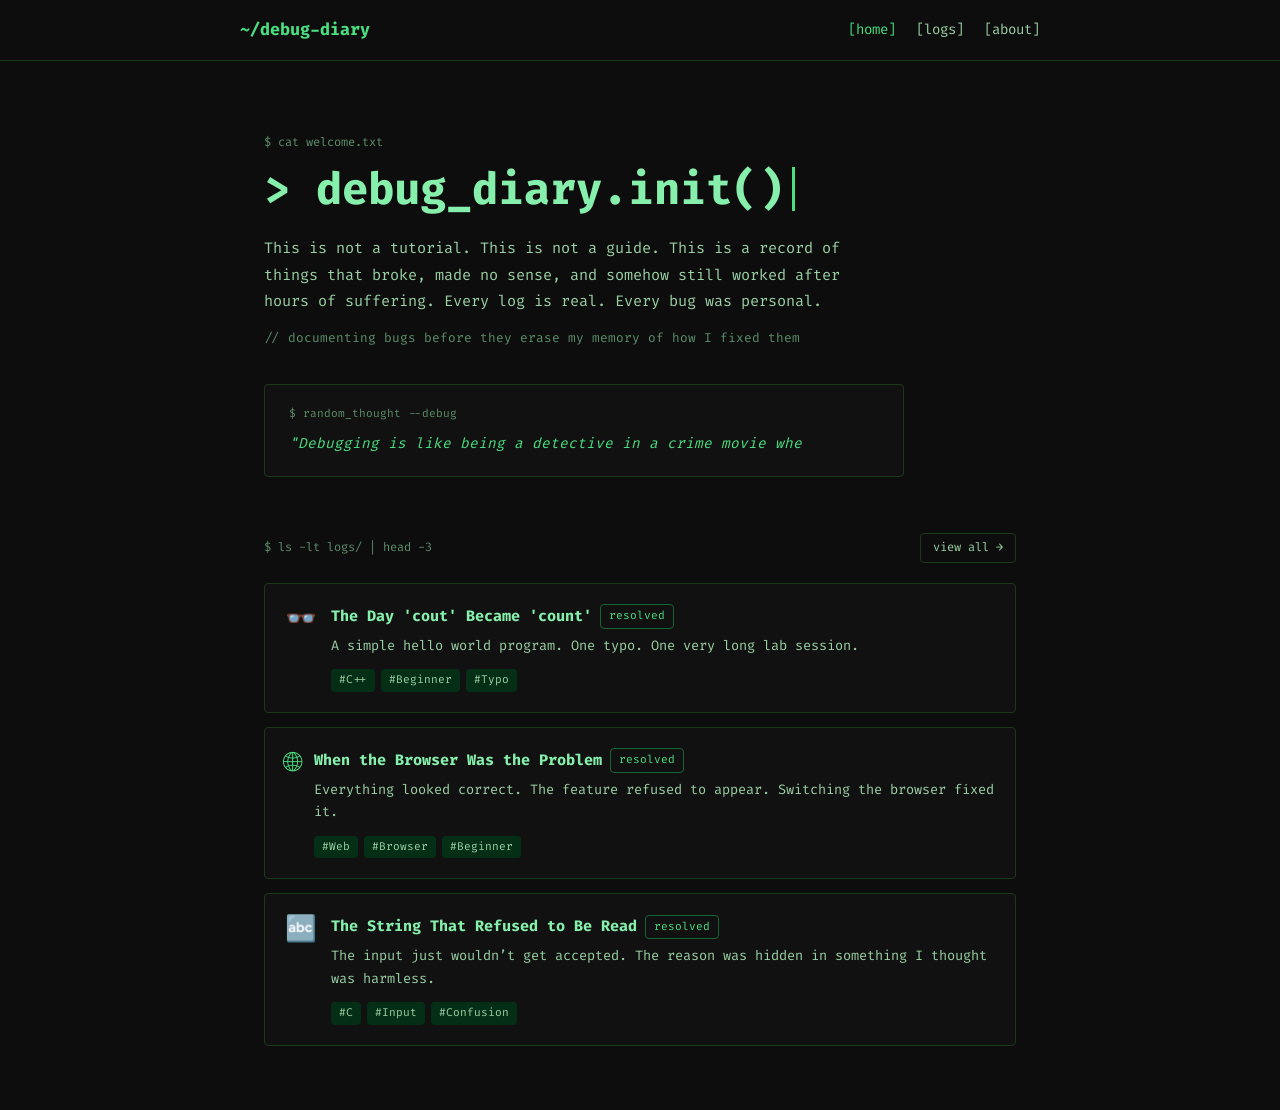
<file: index.html>
<!DOCTYPE html>
<html lang="en">
<head>
  <meta charset="UTF-8" />
  <meta name="viewport" content="width=device-width, initial-scale=1.0" />
  <title>Debug Diary — Home</title>
  <link rel="icon" href="/Debug Diary logo design.png" type="image/png" />
  <meta name="description" content="A collection of bugs that made me question my career choices, my life decisions, and occasionally the laws of physics." />

  <!-- Google Fonts: monospace + sans-serif -->
  <link rel="preconnect" href="https://fonts.googleapis.com" />
  <link rel="preconnect" href="https://fonts.gstatic.com" crossorigin />
  <link href="https://fonts.googleapis.com/css2?family=Fira+Code:wght@400;600;700&family=Inter:wght@400;600;700&display=swap" rel="stylesheet" />

  <link rel="stylesheet" href="css/style.css" />

<!-- Google tag (gtag.js) -->
<script async src="https://www.googletagmanager.com/gtag/js?id=G-ZPZ3745X88"></script>
<script>
  window.dataLayer = window.dataLayer || [];
  function gtag(){dataLayer.push(arguments);}
  gtag('js', new Date());

  gtag('config', 'G-ZPZ3745X88');
</script>


</head>
<body>

  <!-- ── Navigation ── -->
  <nav class="nav">
    <div class="nav-inner">
      <a href="index.html" class="nav-logo">~/debug-diary</a>
      <ul class="nav-links">
        <li><a href="index.html" class="active">[home]</a></li>
        <li><a href="logs.html">[logs]</a></li>
        <li><a href="about.html">[about]</a></li>
      </ul>
    </div>
  </nav>

  <!-- ── Hero ── -->
  <section class="hero container">
    <div class="prompt-line">$ cat welcome.txt</div>
    <h1 class="hero-title">
      &gt;&nbsp;debug_diary.init()<span class="cursor"></span>
    </h1>
    <p class="hero-subtitle">
    This is not a tutorial. This is not a guide.

    This is a record of things that broke, made no sense, and somehow still worked after hours of suffering.

    Every log is real. Every bug was personal.
    </p>

    <p style="margin-top: 12px; color: #5c8f6b; font-size: 0.8rem;">
    // documenting bugs before they erase my memory of how I fixed them
    </p>

    <!-- Random quote — populated by JS -->
    <div class="quote-box">
      <div class="quote-label">$ random_thought --debug</div>
      <blockquote class="quote-text" id="random-quote"></blockquote>
    </div>
  </section>

  <!-- ── Recent Logs ── -->
  <section class="container page-bottom" style="padding-top: 0;">
    <div class="section-header">
      <span class="section-label">$ ls -lt logs/ | head -3</span>
      <a href="logs.html" class="view-all-link">view all →</a>
    </div>

    <!-- Cards populated by JS -->
    <div class="logs-grid" id="recent-logs"></div>
  </section>

  <script src="js/logs.js"></script>
  <script>
    /* ── Random Quote ── */
    const quoteEl = document.getElementById('random-quote');
    const randomQuote = quotes[Math.floor(Math.random() * quotes.length)];

    let i = 0;
    quoteEl.textContent = '"';

    function typeQuote() {
     if (i < randomQuote.length) {
      quoteEl.textContent += randomQuote.charAt(i);
      i++;
      setTimeout(typeQuote, 20);
     }
     else {
     quoteEl.textContent += '"';
     }
    }

    typeQuote();

    /* ── Render 3 recent log cards ── */
    const recentLogs   = logs.slice(0, 3);
    const recentGrid   = document.getElementById('recent-logs');
    recentGrid.innerHTML = recentLogs.map(renderCard).join('');

    function renderCard(log) {
      return `
        <a class="log-card" href="log.html?id=${log.id}">
          <div class="log-card-inner">
            <span class="log-emoji">${log.emoji}</span>
            <div class="log-body">
              <div class="log-title-row">
                <span class="log-title">${escHtml(log.title)}</span>
                <span class="status-badge ${log.status}">${log.status}</span>
              </div>
              <p class="log-teaser">${escHtml(log.teaser)}</p>
              <div class="log-meta">
                <div class="tag-list">
                  ${log.tags.map(t => `<span class="tag">#${escHtml(t)}</span>`).join('')}
                </div>
              </div>
            </div>
          </div>
        </a>`;
    }

    /* Minimal HTML escaping for plain strings */
    function escHtml(str) {
      return str
        .replace(/&/g, '&amp;')
        .replace(/</g, '&lt;')
        .replace(/>/g, '&gt;')
        .replace(/"/g, '&quot;');
    }
  </script>
</body>
</html>
</file>
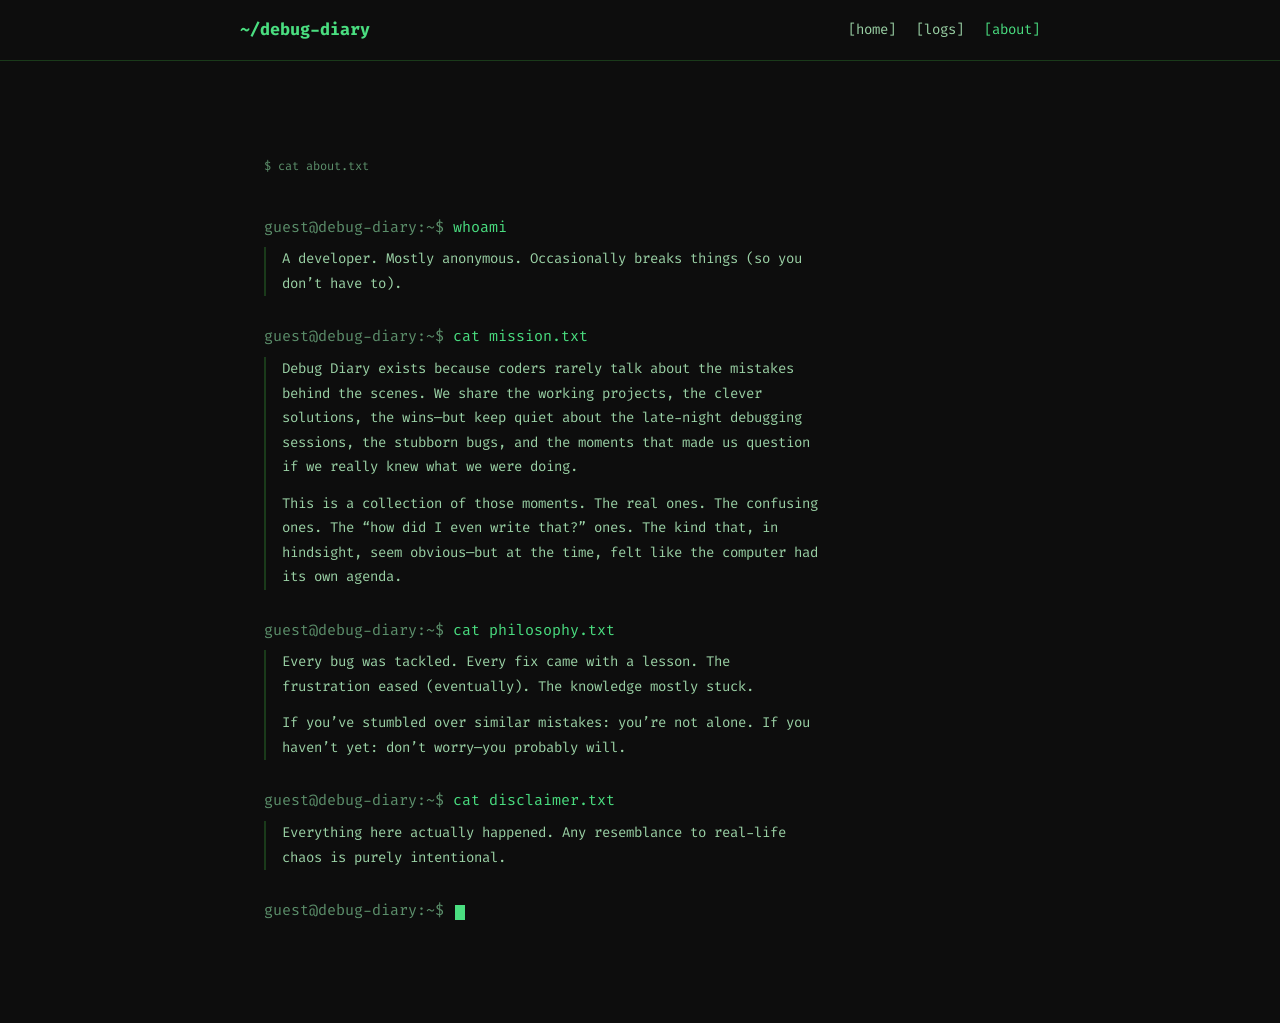
<file: about.html>
<!DOCTYPE html>
<html lang="en">
<head>
  <meta charset="UTF-8" />
  <meta name="viewport" content="width=device-width, initial-scale=1.0" />
  <title>Debug Diary — About</title>
  <meta name="description" content="About Debug Diary — a developer's anonymous collection of bugs and lessons learned." />

  <link rel="preconnect" href="https://fonts.googleapis.com" />
  <link rel="preconnect" href="https://fonts.gstatic.com" crossorigin />
  <link href="https://fonts.googleapis.com/css2?family=Fira+Code:wght@400;600;700&family=Inter:wght@400;600;700&display=swap" rel="stylesheet" />

  <link rel="stylesheet" href="css/style.css" />

<!-- Google tag (gtag.js) -->
<script async src="https://www.googletagmanager.com/gtag/js?id=G-ZPZ3745X88"></script>
<script>
  window.dataLayer = window.dataLayer || [];
  function gtag(){dataLayer.push(arguments);}
  gtag('js', new Date());

  gtag('config', 'G-ZPZ3745X88');
</script>

  
</head>
<body>

  <!-- ── Navigation ── -->
  <nav class="nav">
    <div class="nav-inner">
      <a href="index.html" class="nav-logo">~/debug-diary</a>
      <ul class="nav-links">
        <li><a href="index.html">[home]</a></li>
        <li><a href="logs.html">[logs]</a></li>
        <li><a href="about.html" class="active">[about]</a></li>
      </ul>
    </div>
  </nav>

  <div class="container">
    <div class="about-content">

      <div class="page-header">
        <div class="prompt-line">$ cat about.txt</div>
      </div>

      <!-- whoami -->
      <div class="terminal-block">
        <div class="terminal-prompt">
          <span class="dollar">guest@debug-diary:~$ </span>
          <span class="cmd">whoami</span>
        </div>
        <div class="terminal-output">
          A developer. Mostly anonymous. Occasionally breaks things (so you don’t have to).
        </div>
      </div>

      <!-- mission -->
      <div class="terminal-block">
        <div class="terminal-prompt">
          <span class="dollar">guest@debug-diary:~$ </span>
          <span class="cmd">cat mission.txt</span>
        </div>
        <div class="terminal-output">
          <p>
            Debug Diary exists because coders rarely talk about the mistakes behind the scenes. We share the working projects, the clever solutions, the wins—but keep quiet about the late-night debugging sessions, the stubborn bugs, and the moments that made us question if we really knew what we were doing.
          </p>
          <p style="margin-top: 12px;">
            This is a collection of those moments. The real ones. The confusing ones. The “how did I even write that?” ones. The kind that, in hindsight, seem obvious—but at the time, felt like the computer had its own agenda.
          </p>
        </div>
      </div>

      <!-- philosophy -->
      <div class="terminal-block">
        <div class="terminal-prompt">
          <span class="dollar">guest@debug-diary:~$ </span>
          <span class="cmd">cat philosophy.txt</span>
        </div>
        <div class="terminal-output">
          <p>
            Every bug was tackled. Every fix came with a lesson. The frustration eased (eventually). The knowledge mostly stuck.
          </p>
          <p style="margin-top: 12px;">
            If you’ve stumbled over similar mistakes: you’re not alone. If you haven’t yet: don’t worry—you probably will.
          </p>
        </div>
      </div>

      <!-- disclaimer -->
      <div class="terminal-block">
        <div class="terminal-prompt">
          <span class="dollar">guest@debug-diary:~$ </span>
          <span class="cmd">cat disclaimer.txt</span>
        </div>
        <div class="terminal-output">
          Everything here actually happened. Any resemblance to real-life chaos is purely intentional.
        </div>
      </div>

      <!-- blinking cursor -->
      <div class="terminal-block">
        <div class="terminal-prompt">
          <span class="dollar">guest@debug-diary:~$ </span>
          <span class="terminal-cursor"></span>
        </div>
      </div>

    </div>
  </div>

</body>
</html>
</file>
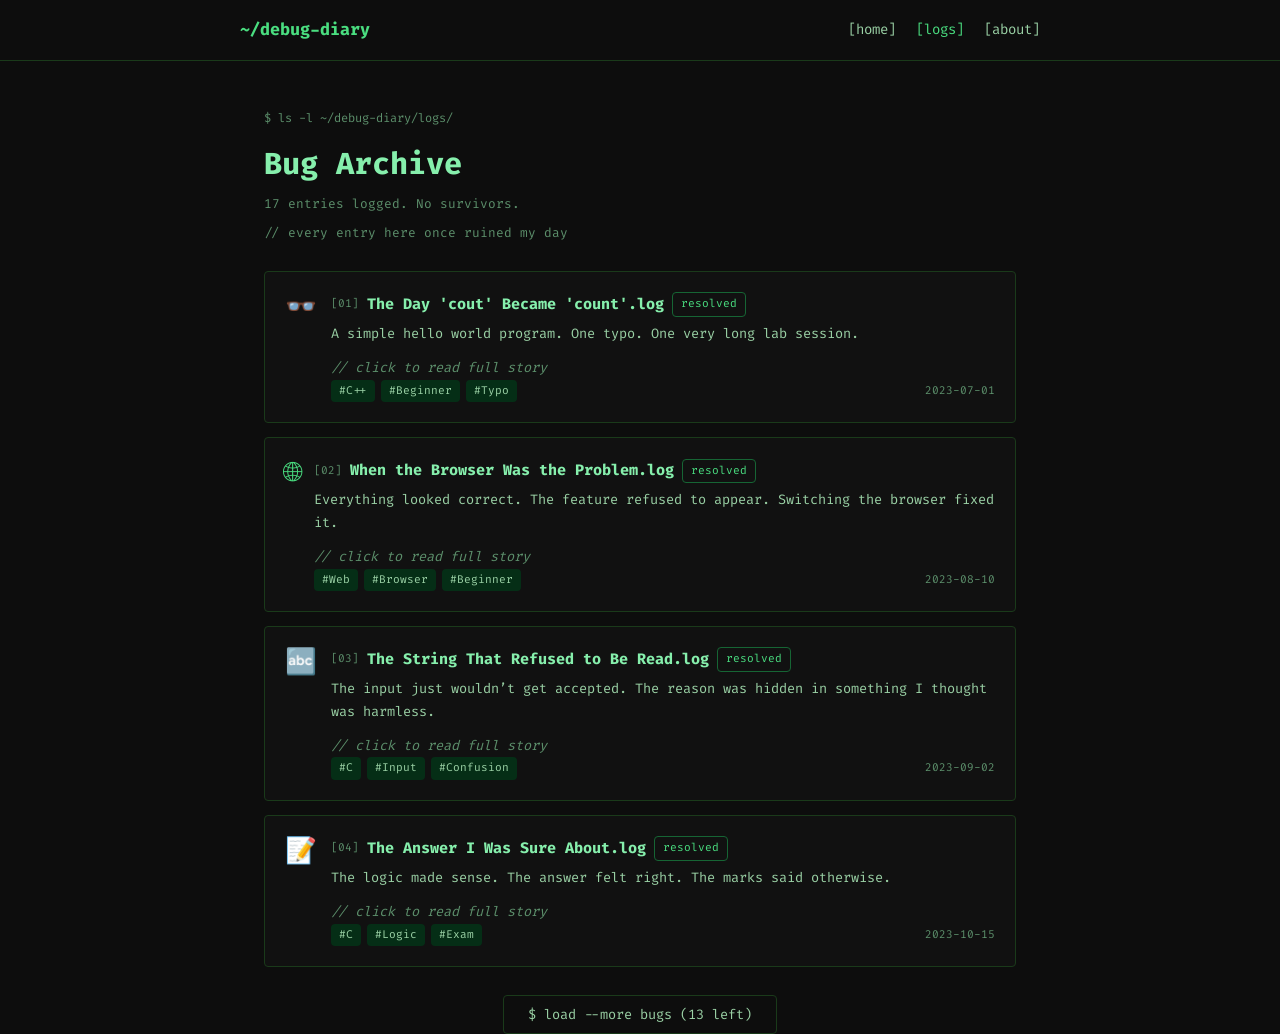
<file: logs.html>
<!DOCTYPE html>
<html lang="en">
<head>
  <meta charset="UTF-8" />
  <meta name="viewport" content="width=device-width, initial-scale=1.0" />
  <title>Debug Diary — Bug Archive</title>
  <meta name="description" content="All debug logs — every bug, every mistake, every painful lesson learned the hard way." />

  <link rel="preconnect" href="https://fonts.googleapis.com" />
  <link rel="preconnect" href="https://fonts.gstatic.com" crossorigin />
  <link href="https://fonts.googleapis.com/css2?family=Fira+Code:wght@400;600;700&family=Inter:wght@400;600;700&display=swap" rel="stylesheet" />

  <link rel="stylesheet" href="css/style.css" />

  <!-- Google tag (gtag.js) -->
<script async src="https://www.googletagmanager.com/gtag/js?id=G-ZPZ3745X88"></script>
<script>
  window.dataLayer = window.dataLayer || [];
  function gtag(){dataLayer.push(arguments);}
  gtag('js', new Date());

  gtag('config', 'G-ZPZ3745X88');
</script>


  <style>
    /* Add Read Story hint */
    .read-story-hint {
      font-size: 0.85rem;
      color: #5c8f6b;
      margin-top: 4px;
      font-style: italic;
    }
    .log-card:hover {
      transform: scale(1.01);
      transition: transform 0.1s ease;
    }
  </style>
</head>
<body>

  <!-- ── Navigation ── -->
  <nav class="nav">
    <div class="nav-inner">
      <a href="index.html" class="nav-logo">~/debug-diary</a>
      <ul class="nav-links">
        <li><a href="index.html">[home]</a></li>
        <li><a href="logs.html" class="active">[logs]</a></li>
        <li><a href="about.html">[about]</a></li>
      </ul>
    </div>
  </nav>

  <div class="container">

    <!-- ── Page Header ── -->
    <header class="page-header">
      <div class="prompt-line">$ ls -l ~/debug-diary/logs/</div>
      <h1>Bug Archive</h1>
      <p id="log-count"></p>
      <p style="margin-top: 8px; color: #5c8f6b; font-size: 0.8rem;">
      // every entry here once ruined my day
      </p>
    </header>

    <!-- ── Log cards (populated by JS) ── -->
    <div class="logs-grid" id="logs-grid"></div>

    <!-- ── Load More ── -->
    <div class="load-more-wrap" id="load-more-wrap" style="display:none;">
      <button class="btn-load-more" id="btn-load-more">
        $ load --more bugs (<span id="remaining-count"></span> left)
      </button>
    </div>

    <p class="end-of-log" id="end-of-log" style="display:none;">— end of log —</p>

  </div>

  <script src="js/logs.js"></script>
  <script>
    /* ── Config ── */
    const INITIAL_COUNT  = 4;
    const LOAD_MORE_STEP = 2;

    let visibleCount = INITIAL_COUNT;

    const grid         = document.getElementById('logs-grid');
    const loadMoreWrap = document.getElementById('load-more-wrap');
    const btnLoadMore  = document.getElementById('btn-load-more');
    const remainingEl  = document.getElementById('remaining-count');
    const endEl        = document.getElementById('end-of-log');
    const countEl      = document.getElementById('log-count');

    countEl.textContent = `${logs.length} entries logged. No survivors.`;

    function escHtml(str) {
      return str
        .replace(/&/g, '&amp;')
        .replace(/</g, '&lt;')
        .replace(/>/g, '&gt;')
        .replace(/"/g, '&quot;');
    }

    function render() {
      const visible = logs.slice(0, visibleCount);

      grid.innerHTML = visible.map((log, i) => `
        <a class="log-card" href="log.html?id=${log.id}">
          <div class="log-card-inner">
            <span class="log-emoji">${log.emoji}</span>
            <div class="log-body">
              <div class="log-title-row">
                <span class="log-index">[${String(i + 1).padStart(2,'0')}]</span>
                <span class="log-title">${escHtml(log.title)}.log</span>
                <span class="status-badge ${log.status}">${log.status}</span>
              </div>
              <p class="log-teaser">${escHtml(log.teaser)}</p>
              <div class="read-story-hint">// click to read full story</div>
              <div class="log-meta">
                <div class="tag-list">
                  ${log.tags.map(t => `<span class="tag">#${escHtml(t)}</span>`).join('')}
                </div>
                <span class="log-date">${log.date}</span>
              </div>
            </div>
          </div>
        </a>
      `).join('');

      const remaining = logs.length - visibleCount;
      if (remaining > 0) {
        loadMoreWrap.style.display = 'block';
        endEl.style.display = 'none';
        remainingEl.textContent = remaining;
      } else {
        loadMoreWrap.style.display = 'none';
        endEl.style.display = 'block';
      }
    }

    /* ── Load More button ── */
    btnLoadMore.addEventListener('click', () => {
      visibleCount = Math.min(visibleCount + LOAD_MORE_STEP, logs.length);
      render();
    });

    render();

    if (logs.length === 0) {
      grid.innerHTML = `
        <p style="color: #5c8f6b; font-size: 0.85rem;">
          // no bugs logged yet... suspicious
        </p>`;
    }

    document.addEventListener('click', (e) => {
      const card = e.target.closest('.log-card');
      if (card) {
        card.style.transform = 'scale(0.98)';
        setTimeout(() => {
          card.style.transform = '';
        }, 100);
      }
    });
  </script>
</body>
</html>
</file>
<file: css/style.css>
/* ── Theme Variables ──────────────────────────────────────── */
:root {
  /* Colors */
  --bg:           #0d0d0d;
  --bg-card:      #111111;
  --bg-card-alt:  #0a110a;
  --accent:       #4ade80;   
  --accent-dim:   #22c55e;
  --accent-muted: #16a34a;
  --accent-dark:  #166534;
  --accent-faint: #052e16;
  --text-dim: #9ad1a5;
  --text-ghost: #5c8f6b;
  --border:       #1a3a1a;
  --border-hover: #2a5a2a;

  /* Status colors */
  --status-resolved: #4ade80;
  --status-wip:      #facc15;
  --status-open:     #f87171;
  --status-resolved-bg: #052e16;
  --status-resolved-border: #166534;
  --status-wip-bg:      #422006;
  --status-wip-border:  #854d0e;
  --status-open-bg:     #3f0d0d;
  --status-open-border: #7f1d1d;

  /* Typography */
  --font-mono: 'Fira Code', 'Cascadia Code', 'Courier New', Courier, monospace;
  --font-sans: 'Inter', system-ui, -apple-system, sans-serif;

  /* Sizing */
  --max-width: 800px;
  --radius:    4px;
}

/* ── Reset & Base ─────────────────────────────────────────── */
*, *::before, *::after {
  box-sizing: border-box;
  margin: 0;
  padding: 0;
}

html { scroll-behavior: smooth; }

body {
  background: var(--bg);
  color: var(--accent);
  font-family: var(--font-mono);
  font-size: 15px;
  line-height: 1.65;
  min-height: 100vh;
  animation: fadeIn 0.4s ease-in;
}

@keyframes fadeIn {
  from {
    opacity: 0;
    transform: translateY(6px);
  }
  to {
    opacity: 1;
    transform: translateY(0);
  }
}

a {
  color: inherit;
  text-decoration: none;
}

/* ── Scrollbar ────────────────────────────────────────────── */
::-webkit-scrollbar { width: 6px; height: 6px; }
::-webkit-scrollbar-track { background: var(--bg); }
::-webkit-scrollbar-thumb { background: var(--border); border-radius: 3px; }
::-webkit-scrollbar-thumb:hover { background: var(--border-hover); }

/* ── Layout ───────────────────────────────────────────────── */
.container {
  max-width: var(--max-width);
  margin: 0 auto;
  padding: 0 24px;
}

/* ── Navigation ───────────────────────────────────────────── */
.nav {
  border-bottom: 1px solid var(--border);
  padding: 16px 24px;
}

.nav-inner {
  max-width: var(--max-width);
  margin: 0 auto;
  display: flex;
  align-items: center;
  justify-content: space-between;
  flex-wrap: wrap;
  gap: 12px;
}

.nav-logo {
  font-weight: 700;
  font-size: 1.05rem;
  color: var(--accent);
  transition: color 0.15s;
}
.nav-logo:hover { color: #86efac; }

.nav-links {
  display: flex;
  gap: 20px;
  list-style: none;
  font-size: 0.875rem;
}

.nav-links a {
  color: var(--text-dim);
  transition: color 0.15s;
}
.nav-links a:hover,
.nav-links a.active {
  color: var(--accent);
}

/* ── Hero ─────────────────────────────────────────────────── */
.hero {
  padding: 72px 24px 56px;
}

.prompt-line {
  font-size: 0.75rem;
  color: var(--text-ghost);
  margin-bottom: 10px;
}

.hero-title {
  font-size: clamp(1.75rem, 5vw, 2.75rem);
  font-weight: 700;
  color: #86efac;
  line-height: 1.2;
  display: flex;
  align-items: center;
  flex-wrap: wrap;
  gap: 4px;
}

/* Blinking cursor */
.cursor {
  display: inline-block;
  width: 3px;
  height: 1em;
  background: var(--accent);
  animation: blink 1.06s step-start infinite;
  vertical-align: middle;
  margin-left: 4px;
}

@keyframes blink {
  0%, 100% { opacity: 1; }
  50%       { opacity: 0; }
}

.hero-subtitle {
  margin-top: 20px;
  color: var(--text-dim);
  max-width: 600px;
  font-size: 0.95rem;
  line-height: 1.75;
}

/* ── Quote Box ────────────────────────────────────────────── */
.quote-box {
  margin-top: 36px;
  border: 1px solid var(--border);
  background: var(--bg-card);
  border-radius: var(--radius);
  padding: 20px 24px;
  max-width: 640px;
  transition: all 0.2s ease;
}

.quote-label {
  font-size: 0.7rem;
  color: var(--text-ghost);
  margin-bottom: 8px;
}

.quote-text {
  font-style: italic;
  color: var(--accent);
  font-size: 0.9rem;
  line-height: 1.7;
}

.quote-box:hover {
  border-color: var(--border-hover);
  box-shadow: 0 0 10px rgba(74, 222, 128, 0.1);
}

/* ── Section header ───────────────────────────────────────── */
.section-header {
  display: flex;
  align-items: center;
  justify-content: space-between;
  flex-wrap: wrap;
  gap: 12px;
  margin-bottom: 20px;
}

.section-label {
  font-size: 0.75rem;
  color: var(--text-ghost);
}

.view-all-link {
  font-size: 0.75rem;
  color: var(--text-dim);
  border: 1px solid var(--border);
  padding: 4px 12px;
  border-radius: var(--radius);
  transition: color 0.15s, border-color 0.15s;
}

.view-all-link:hover {
  color: var(--accent);
  border-color: var(--border-hover);
  background: rgba(74, 222, 128, 0.08);
}

/* ── Log Card ─────────────────────────────────────────────── */
.logs-grid {
  display: grid;
  gap: 14px;
}

.log-card {
  display: block;
  border: 1px solid var(--border);
  background: var(--bg-card);
  border-radius: var(--radius);
  padding: 20px;
  transition: all 0.2s ease;
  cursor: pointer;
}

.log-card:hover {
  border-color: var(--border-hover);
  background: #141414;
  transform: translateY(-4px);
  box-shadow: 0 0 12px rgba(74, 222, 128, 0.15);
}

.log-card-inner {
  display: flex;
  gap: 14px;
  align-items: flex-start;
}

.log-emoji {
  font-size: 1.6rem;
  line-height: 1;
  flex-shrink: 0;
  margin-top: 2px;
}

.log-body { min-width: 0; flex: 1; }

.log-title-row {
  display: flex;
  align-items: center;
  flex-wrap: wrap;
  gap: 8px;
  margin-bottom: 6px;
}

.log-title {
  font-size: 0.95rem;
  font-weight: 700;
  color: #86efac;
  transition: color 0.15s;
}
.log-card:hover .log-title { color: #bbf7d0; }

.log-index {
  font-size: 0.7rem;
  color: var(--text-ghost);
  flex-shrink: 0;
}

/* Status badge */
.status-badge {
  font-size: 0.7rem;
  border: 1px solid;
  padding: 2px 8px;
  border-radius: var(--radius);
  font-family: var(--font-mono);
  flex-shrink: 0;
}
.status-badge.resolved { color: var(--status-resolved); border-color: var(--status-resolved-border); }
.status-badge.wip      { color: var(--status-wip);      border-color: var(--status-wip-border); }
.status-badge.open     { color: var(--status-open);     border-color: var(--status-open-border); }

.log-teaser {
  color: var(--text-dim);
  font-size: 0.85rem;
  line-height: 1.65;
  margin-bottom: 12px;
}

.log-meta {
  display: flex;
  align-items: center;
  justify-content: space-between;
  flex-wrap: wrap;
  gap: 8px;
}

.tag-list {
  display: flex;
  flex-wrap: wrap;
  gap: 6px;
}

.tag {
  font-size: 0.7rem;
  background: var(--accent-faint);
  color: var(--text-dim);
  padding: 2px 8px;
  border-radius: var(--radius);
}

.log-date {
  font-size: 0.7rem;
  color: var(--text-ghost);
  flex-shrink: 0;
}

/* ── Load More Button ─────────────────────────────────────── */
.load-more-wrap {
  text-align: center;
  margin-top: 28px;
}

.btn-load-more {
  background: transparent;
  border: 1px solid var(--border);
  color: var(--text-dim);
  font-family: var(--font-mono);
  font-size: 0.85rem;
  padding: 10px 24px;
  border-radius: var(--radius);
  cursor: pointer;
  transition: border-color 0.15s, color 0.15s;
}
.btn-load-more:hover {
  border-color: var(--border-hover);
  color: var(--accent);
}

.end-of-log {
  text-align: center;
  color: var(--text-ghost);
  font-size: 0.8rem;
  margin-top: 28px;
}

/* ── Page Header (Logs & About) ───────────────────────────── */
.page-header {
  padding: 48px 0 28px;
}

.page-header h1 {
  font-size: clamp(1.4rem, 4vw, 1.9rem);
  font-weight: 700;
  color: #86efac;
  margin-top: 6px;
}

.page-header p {
  color: var(--text-ghost);
  font-size: 0.8rem;
  margin-top: 4px;
}

/* ── Single Log Page ──────────────────────────────────────── */
.log-detail {
  padding: 48px 0 72px;
}

.breadcrumb {
  font-size: 0.72rem;
  color: var(--text-ghost);
  margin-bottom: 24px;
}

.log-detail-header {
  margin-bottom: 28px;
}

.log-detail-title-row {
  display: flex;
  align-items: flex-start;
  gap: 14px;
  margin-bottom: 10px;
}

.log-detail-emoji {
  font-size: 2.2rem;
  line-height: 1;
  flex-shrink: 0;
  margin-top: 2px;
}

.log-detail-title {
  font-size: clamp(1.1rem, 3vw, 1.5rem);
  font-weight: 700;
  color: #86efac;
  line-height: 1.3;
}

.log-detail-meta {
  display: flex;
  align-items: center;
  gap: 12px;
  flex-wrap: wrap;
  font-size: 0.72rem;
  color: var(--text-ghost);
  margin-top: 6px;
}

/* Story content */
.story-section,
.fix-section {
  margin-bottom: 28px;
}

.section-marker {
  font-size: 0.72rem;
  color: var(--text-ghost);
  margin-bottom: 10px;
}

.story-body,
.fix-body {
  color: var(--text-dim);
  font-size: 0.875rem;
  line-height: 1.75;
}

.story-body p,
.fix-body p {
  margin-bottom: 14px;
}

.story-body pre,
.fix-body pre {
  background: var(--bg-card);
  border: 1px solid var(--border);
  border-radius: var(--radius);
  padding: 16px;
  overflow-x: auto;
  margin: 14px 0;
  font-size: 0.8rem;
  line-height: 1.65;
  color: #86efac;
}

.story-body code,
.fix-body code {
  background: var(--bg-card);
  border: 1px solid var(--border);
  padding: 1px 5px;
  border-radius: 3px;
  font-size: 0.82em;
  color: #86efac;
}

.story-body pre code,
.fix-body pre code {
  background: none;
  border: none;
  padding: 0;
  font-size: inherit;
}

/* [ show fix ] toggle */
.fix-toggle-wrap {
  margin-bottom: 24px;
}

.btn-show-fix {
  background: transparent;
  border: 1px solid var(--border);
  color: var(--text-dim);
  font-family: var(--font-mono);
  font-size: 0.85rem;
  padding: 8px 18px;
  border-radius: var(--radius);
  cursor: pointer;
  transition: border-color 0.15s, color 0.15s;
}
.btn-show-fix:hover {
  border-color: var(--border-hover);
  color: var(--accent);
}

.fix-content {
  margin-top: 16px;
  border: 1px solid var(--border);
  background: var(--bg-card-alt);
  border-radius: var(--radius);
  padding: 20px;
}

.fix-content.hidden { display: none; }

/* Status line at the bottom */
.status-line {
  border: 1px solid;
  border-radius: var(--radius);
  padding: 14px 18px;
  display: flex;
  align-items: center;
  gap: 12px;
  margin-top: 36px;
}
.status-line.resolved {
  background: var(--status-resolved-bg);
  border-color: var(--status-resolved-border);
}
.status-line.wip {
  background: var(--status-wip-bg);
  border-color: var(--status-wip-border);
}
.status-line.open {
  background: var(--status-open-bg);
  border-color: var(--status-open-border);
}

.status-line-label {
  font-size: 0.72rem;
  color: var(--text-ghost);
}
.status-line-value {
  font-size: 0.85rem;
  font-weight: 700;
}
.status-line.resolved .status-line-value { color: var(--status-resolved); }
.status-line.wip      .status-line-value { color: var(--status-wip); }
.status-line.open     .status-line-value { color: var(--status-open); }

.back-link {
  display: inline-block;
  margin-top: 36px;
  font-size: 0.85rem;
  color: var(--text-dim);
  transition: color 0.15s;
  border-top: 1px solid var(--border);
  padding-top: 24px;
  width: 100%;
}
.back-link:hover { color: var(--accent); }

/* ── About Page ───────────────────────────────────────────── */
.about-content {
  padding: 48px 0 72px;
  max-width: 560px;
}

.terminal-block {
  margin-bottom: 28px;
}

.terminal-prompt {
  margin-bottom: 4px;
}

.terminal-prompt .dollar { color: var(--text-ghost); }
.terminal-prompt .cmd   { color: var(--accent); }

.terminal-output {
  color: var(--text-dim);
  font-size: 0.875rem;
  line-height: 1.75;
  padding-left: 16px;
  border-left: 2px solid var(--border);
  margin-top: 8px;
}

.terminal-cursor {
  display: inline-block;
  width: 10px;
  height: 1em;
  background: var(--accent);
  animation: blink 1.06s step-start infinite;
  vertical-align: text-bottom;
  margin-left: 2px;
}

/* ── 404 ──────────────────────────────────────────────────── */
.not-found {
  display: flex;
  flex-direction: column;
  align-items: center;
  justify-content: center;
  min-height: 70vh;
  text-align: center;
  color: var(--text-dim);
}
.not-found .error-cmd { color: var(--text-ghost); font-size: 0.8rem; margin-bottom: 10px; }
.not-found .error-msg { color: var(--status-open); margin-bottom: 20px; font-size: 0.9rem; }
.not-found a { color: var(--text-dim); text-decoration: underline; font-size: 0.85rem; }
.not-found a:hover { color: var(--accent); }

/* ── Footer spacing ───────────────────────────────────────── */
.page-bottom {
  padding-bottom: 64px;
}

/* ── Responsive ───────────────────────────────────────────── */
@media (max-width: 600px) {
  .nav { padding: 14px 16px; }
  .container { padding: 0 16px; }
  .hero { padding: 48px 16px 40px; }
  .page-header { padding: 32px 0 20px; }
  .log-detail-title-row { gap: 10px; }
}
</file>
